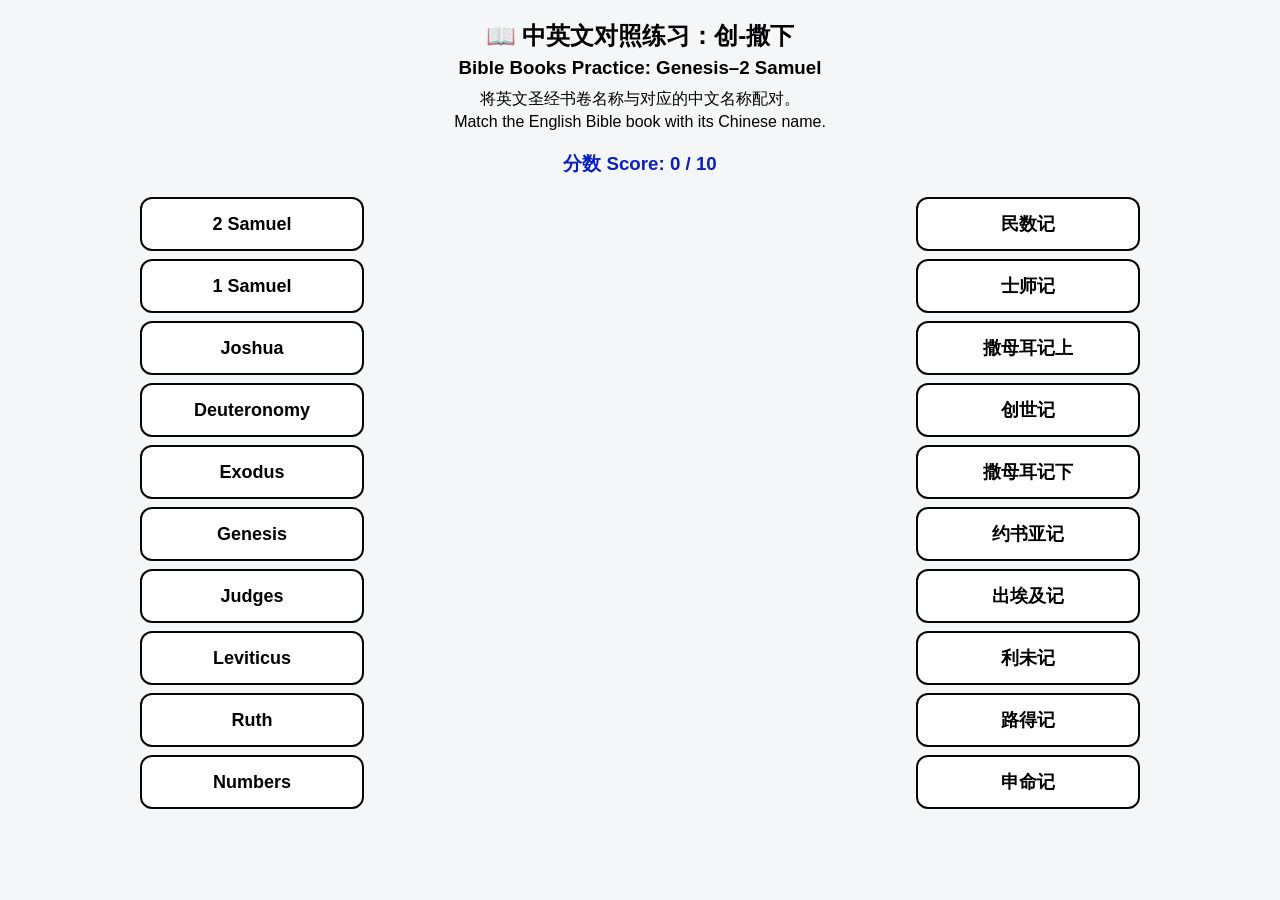
<file: Gen-2Sam-Matching/index.html>
<!DOCTYPE html>
<html lang="en">

<head>
    <meta charset="UTF-8">
    <meta name="viewport" content="width=device-width, initial-scale=1.0">
    <title>中英文对照练习：创-撒下 | Bible Books Practice: Genesis–2 Samuel</title>

    <link rel="stylesheet" href="styles.css">
</head>

<body>

    <h2>📖 中英文对照练习：创-撒下</h2>

    <h3>Bible Books Practice: Genesis–2 Samuel</h3>

    <p>将英文圣经书卷名称与对应的中文名称配对。</p>

    <p>Match the English Bible book with its Chinese name.</p>

    <h3 id="score">分数 Score: 0 / 10</h3>

    <div class="game-area">

        <svg id="lines"></svg>

        <div id="english-column" class="column"></div>

        <div id="chinese-column" class="column"></div>

    </div>

    <h2 id="result"></h2>

    <script src="script.js"></script>

</body>

</html>
</file>
<file: Gen-2Sam-Matching/styles.css>
body{
    font-family: Arial, sans-serif;
    background:#f4f6f8;
    text-align:center;
    margin:20px;
}

h2{
    margin-bottom:5px;
}

h3{
    margin-top:0;
    margin-bottom:10px;
}

p{
    margin:3px 0;
}

#score{
    margin-top:20px;
    color:#0a1fc1;
}

.game-area{
    position:relative;
    display:flex;
    justify-content:space-between;

    width:1000px;

    margin:20px auto;
}

.column{
    display:flex;
    flex-direction:column;
    gap:8px;
    position:relative;
    z-index:2;
}

.item{
    width:28vw;
    max-width:220px;
    min-width:120px;

    height:50px;

    display:flex;
    align-items:center;
    justify-content:center;

    border:2px solid #070707;
    border-radius:12px;

    background:white;

    font-size:18px;
    font-weight:bold;
}

.item:hover{
    background:#eef;
}

.selected{
    background:#b8ddeb;
}

.correct{
    background:#dcdc26;
    border-color:rgb(17, 18, 17);
    pointer-events:none;
}

#result{
    text-align:center;
    font-size:18px;
    margin-top:20px;
    color:rgb(11, 12, 11);
}

#lines{
    position:absolute;
    top:0;
    left:0;
    width:100%;
    height:100%;
    pointer-events:none;
    z-index:1;
}

@media (max-width: 768px){

    body{
        margin:10px;
    }

    .game-area{
        gap:15px;
        width:100%;
    }

    .item{
        width:100px;
        height:45px;
        font-size:16px;
    }

    h2{
        font-size:28px;
    }

    h3{
        font-size:22px;
    }

    p{
        font-size:16px;
    }

}
</file>
